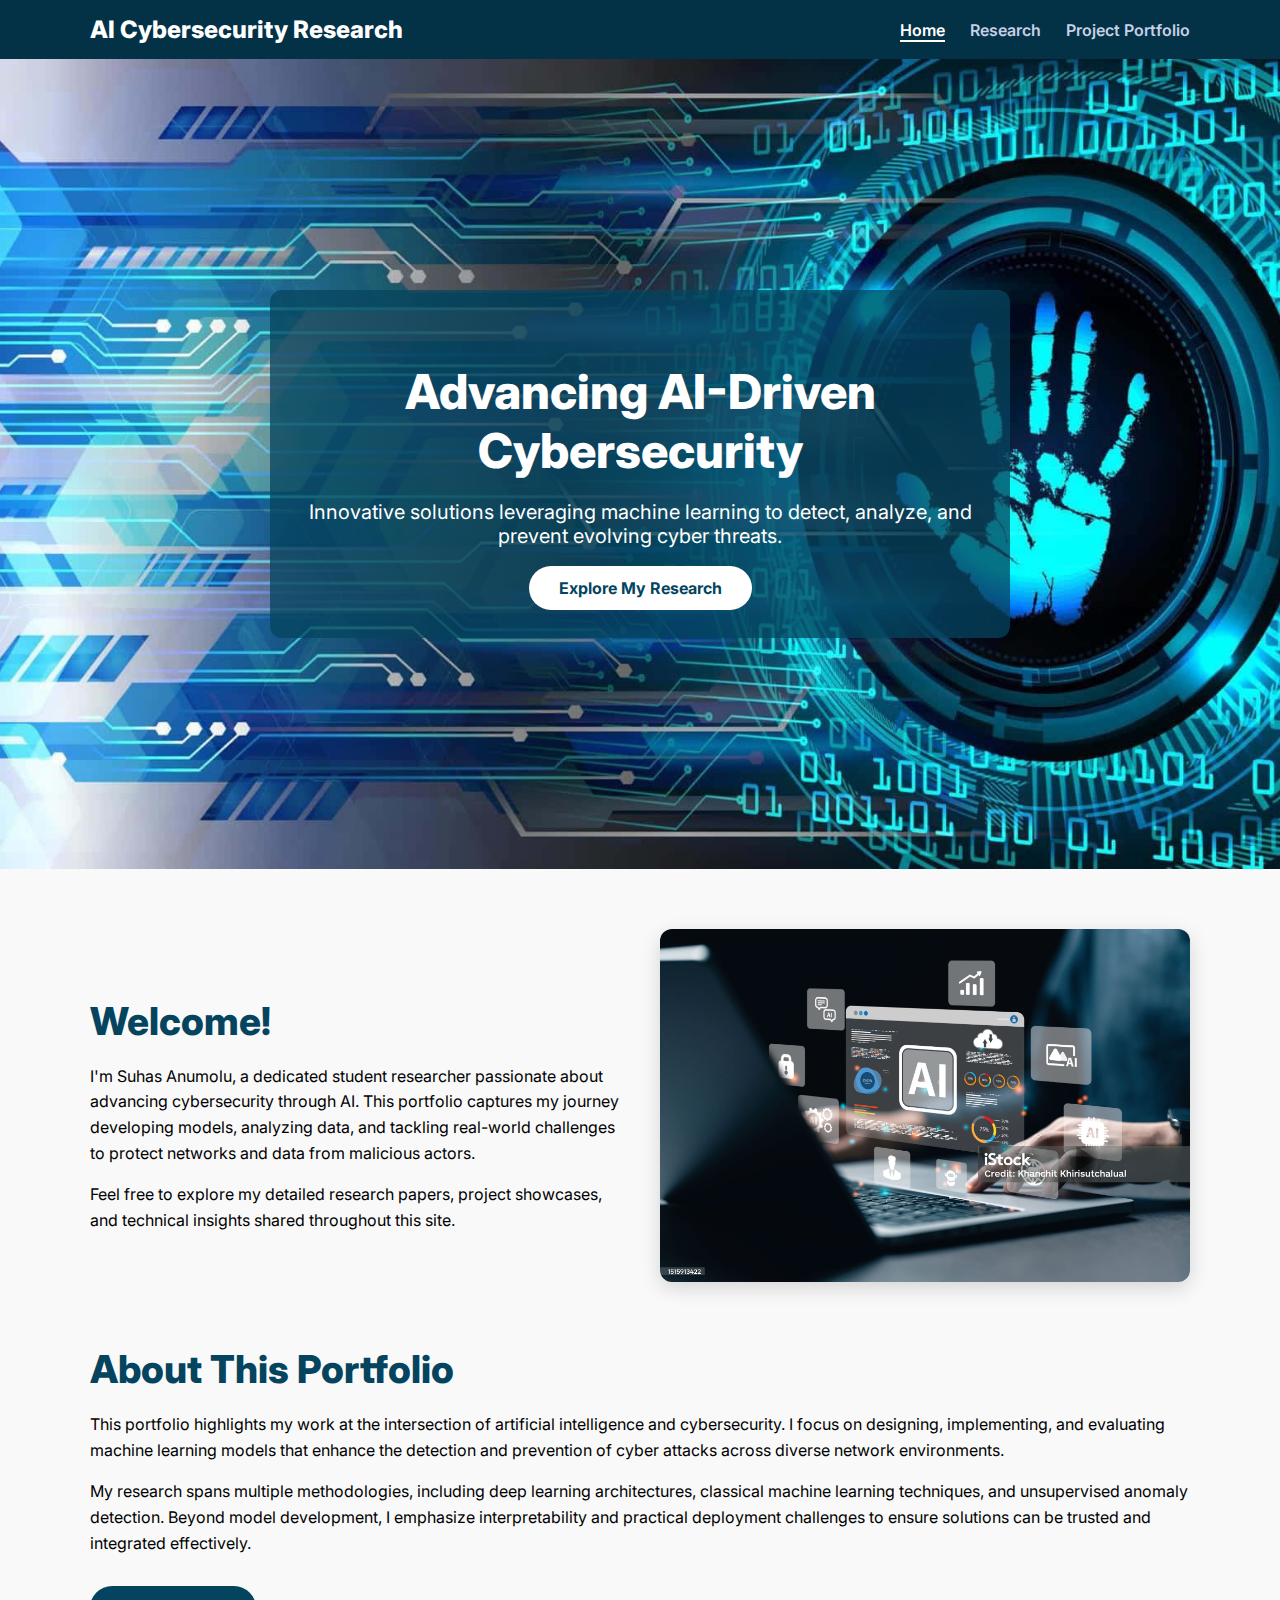
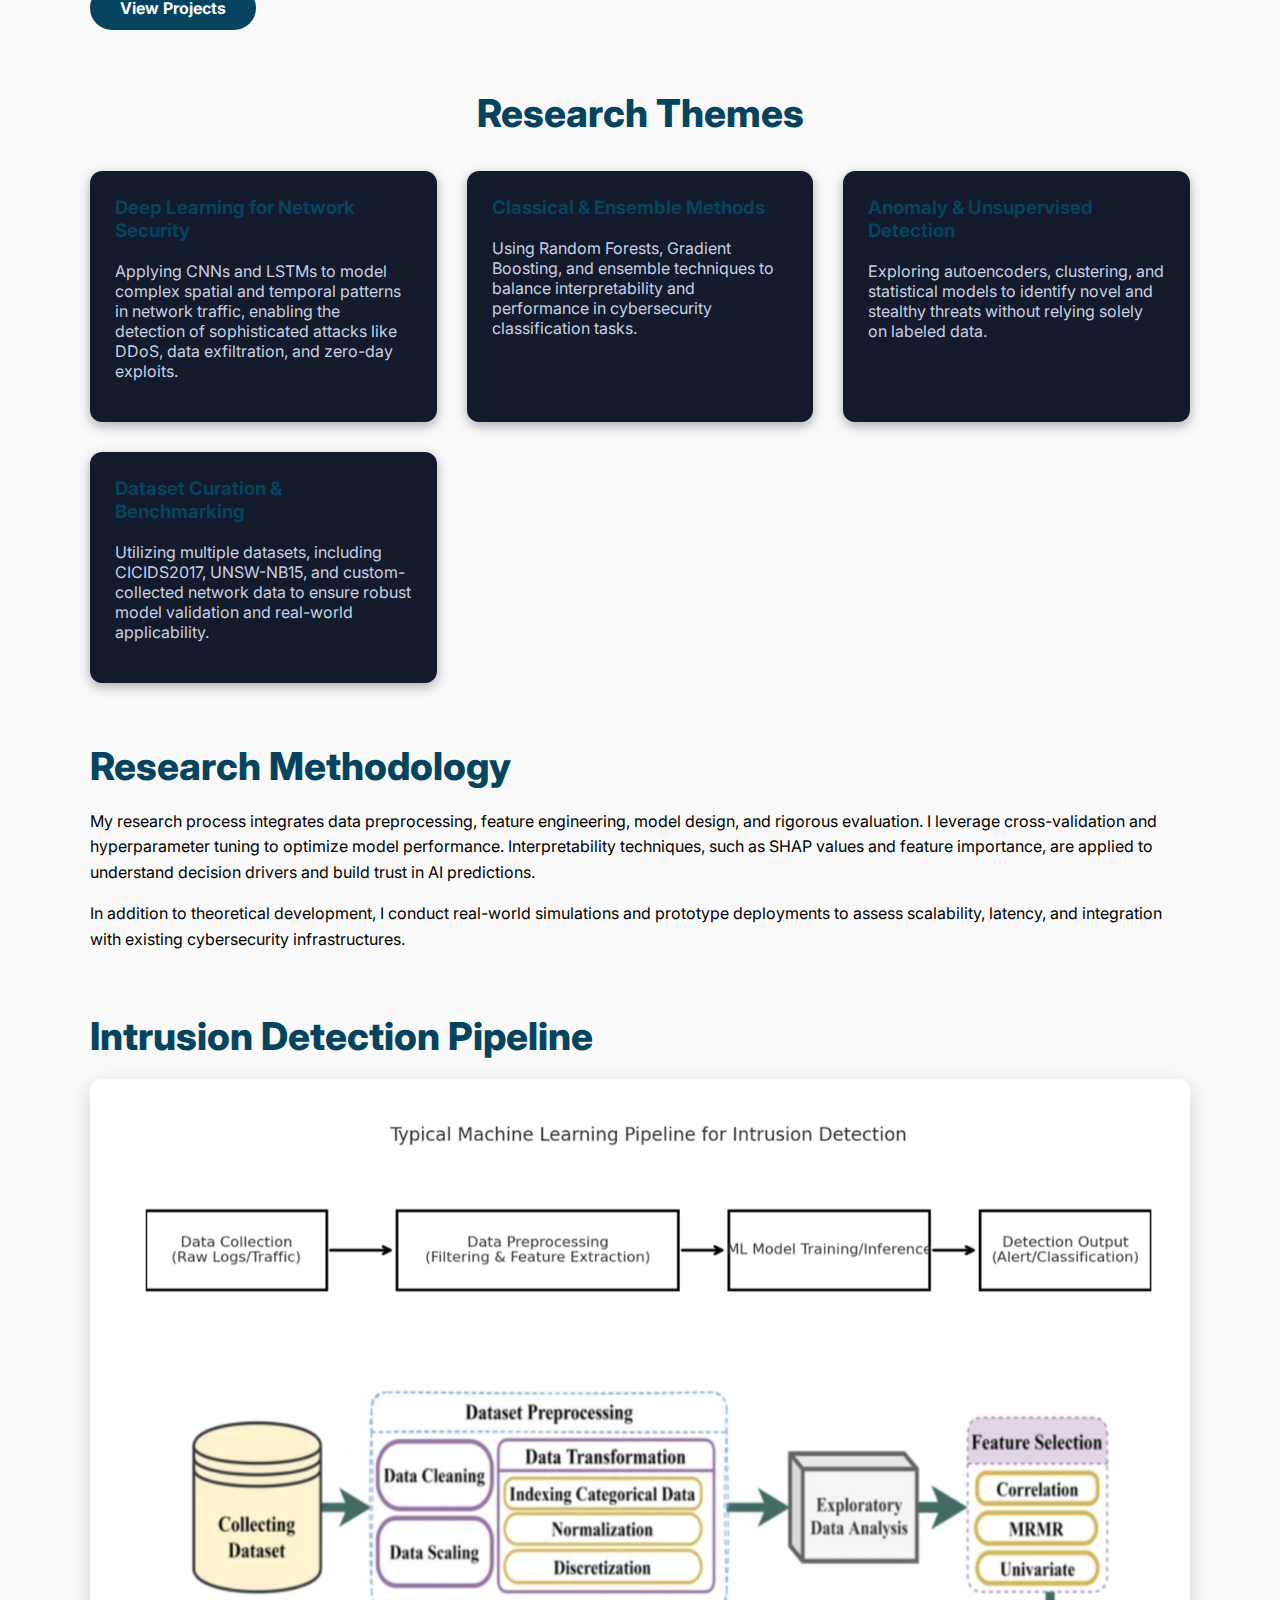
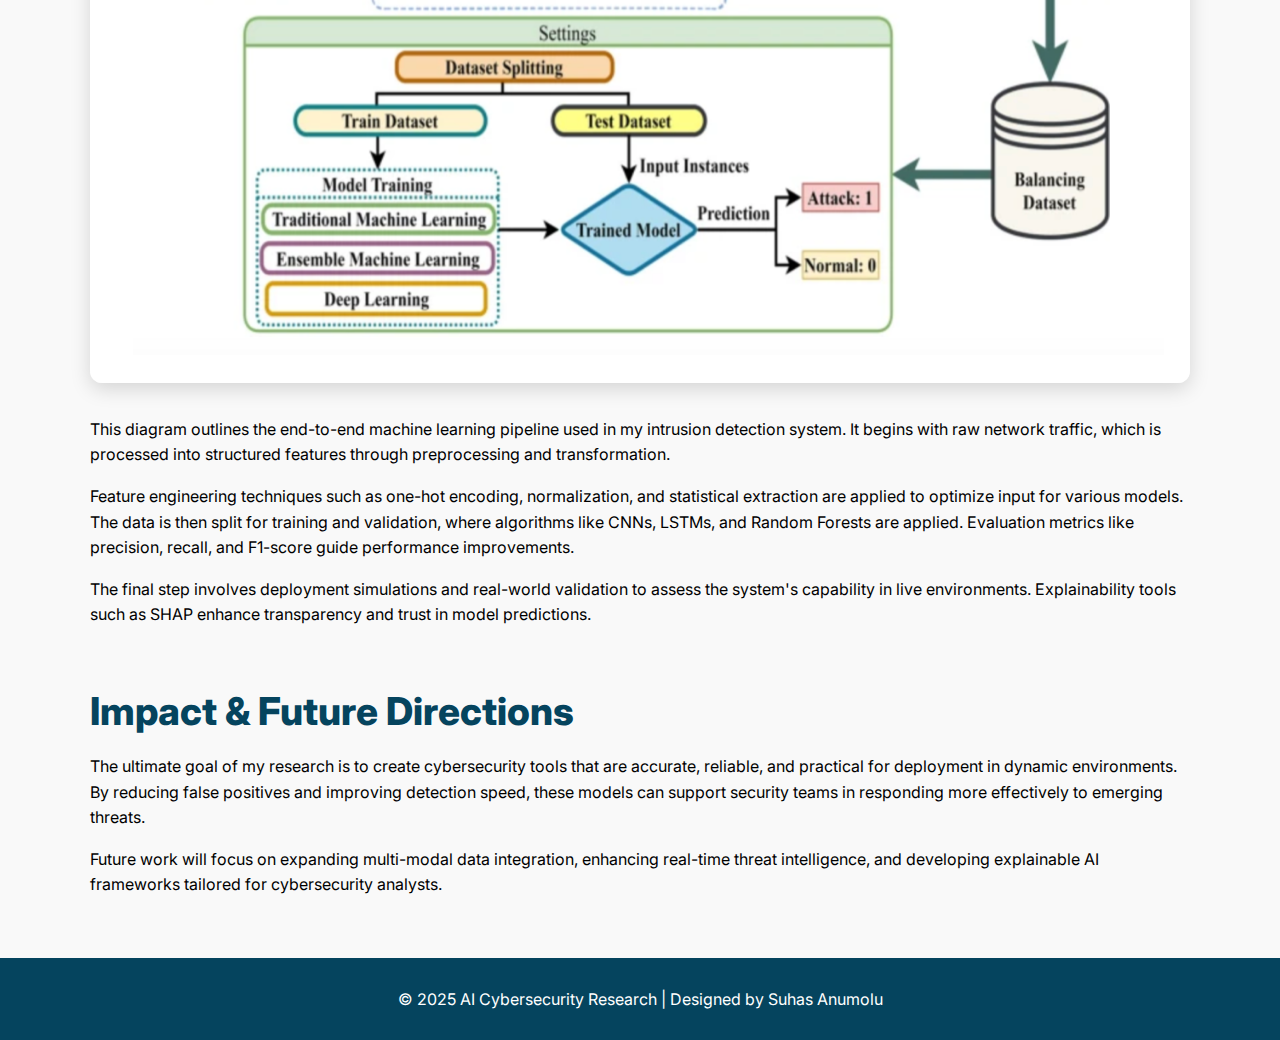
<file: index.html>
<!DOCTYPE html>
<html lang="en">
<head>
  <meta charset="UTF-8" />
  <meta name="viewport" content="width=device-width, initial-scale=1" />
  <title>AI in Cybersecurity - Research Portfolio</title>
  <link href="https://fonts.googleapis.com/css2?family=Inter:wght@400;600;800&display=swap" rel="stylesheet" />
</head>
<body style="font-family: 'Inter', sans-serif; background:#f9f9f9; color:#000; margin:0; padding:0;">

  <!-- Navigation Bar -->
  <header class="top-header" style="background:#033247; padding:15px 0; color:#fff;">
    <div class="container nav-container" style="max-width:1100px; margin:0 auto; display:flex; justify-content:space-between; align-items:center; padding: 0 20px;">
      <div class="logo" style="font-weight:800; font-size:1.5rem;">AI Cybersecurity Research</div>
      <nav>
        <ul class="nav-links" style="list-style:none; margin:0; padding:0; display:flex; gap:25px;">
          <li><a href="index.html" style="color:#fff; font-weight:600; text-decoration:none; border-bottom: 2px solid #fff;">Home</a></li>
          <li><a href="research.html" style="color:#c7d0e5; font-weight:600; text-decoration:none;">Research</a></li>
          <li><a href="project.html" style="color:#c7d0e5; font-weight:600; text-decoration:none;">Project Portfolio</a></li>
        </ul>
      </nav>
    </div>
  </header>

  <!-- Hero Section -->
  <section class="hero" id="home" style="background:url('back.jpg') no-repeat center center/cover; height:90vh; display:flex; align-items:center; justify-content:center; position:relative; text-align:center; color:#fff;">
    <div class="hero-overlay" style="background:rgba(5,68,94,0.75); padding: 40px 20px; border-radius: 12px; max-width:700px;">
      <h1 style="font-size:3rem; margin-bottom:20px; font-weight:800;">Advancing AI-Driven Cybersecurity</h1>
      <p style="font-size:1.25rem; margin-bottom:30px;">Innovative solutions leveraging machine learning to detect, analyze, and prevent evolving cyber threats.</p>
      <a href="research.html" style="background:#fff; color:#05445E; padding:12px 30px; border-radius:25px; font-weight:700; text-decoration:none; font-size:1rem; transition: background-color 0.3s ease;">Explore My Research</a>
    </div>
  </section>
 <!-- Introduction Section -->
 <section class="intro container" style="max-width:1100px; margin:60px auto; padding:0 20px; color:#000;">
    <div class="intro-content" style="display:flex; flex-wrap:wrap; gap:40px; align-items:center; justify-content:center;">
      <div class="intro-text" style="flex:1 1 350px; min-width:300px;">
        <h2 style="color:#05445E; font-weight:800; font-size:2.4rem; margin-bottom:20px;">Welcome!</h2>
        <p style="line-height:1.6; margin-bottom:15px;">I'm Suhas Anumolu, a dedicated student researcher passionate about advancing cybersecurity through AI. This portfolio captures my journey developing models, analyzing data, and tackling real-world challenges to protect networks and data from malicious actors.</p>
        <p style="line-height:1.6;">Feel free to explore my detailed research papers, project showcases, and technical insights shared throughout this site.</p>
      </div>
      <div class="intro-image" style="flex:1 1 350px; min-width:300px; text-align:center;">
        <img src="jd.jpg" alt="Cybersecurity Visual" style="max-width:100%; border-radius:12px; box-shadow: 0 6px 20px rgba(0,0,0,0.15);" />
      </div>
    </div>
  </section>
  <!-- About Section -->
  <section class="about container" style="max-width:1100px; margin:60px auto; padding:0 20px; color:#000;">
    <h2 style="color:#05445E; font-weight:800; font-size:2.4rem; margin-bottom:20px;">About This Portfolio</h2>
    <p style="line-height:1.6; margin-bottom:15px;">This portfolio highlights my work at the intersection of artificial intelligence and cybersecurity. I focus on designing, implementing, and evaluating machine learning models that enhance the detection and prevention of cyber attacks across diverse network environments.</p>
    <p style="line-height:1.6; margin-bottom:30px;">My research spans multiple methodologies, including deep learning architectures, classical machine learning techniques, and unsupervised anomaly detection. Beyond model development, I emphasize interpretability and practical deployment challenges to ensure solutions can be trusted and integrated effectively.</p>
    <a href="project.html" style="display:inline-block; background:#05445E; color:#fff; padding:12px 30px; border-radius:25px; font-weight:700; text-decoration:none; transition: background-color 0.3s ease;">View Projects</a>
  </section>

  <!-- Research Themes -->
  <section class="research-themes container" style="max-width:1100px; margin:60px auto; padding:0 20px; text-align:center; color:#000;">
    <h2 style="color:#05445E; font-weight:800; font-size:2.4rem; margin-bottom:35px;">Research Themes</h2>
    <div style="display:grid; grid-template-columns:repeat(auto-fit, minmax(280px,1fr)); gap:30px;">
      <div style="background:#121a2b; border-radius:12px; padding:25px; color:#c7d0e5; box-shadow:0 4px 12px rgba(0,0,0,0.3); text-align:left;">
        <h3 style="margin-top:0; color:#05445E;">Deep Learning for Network Security</h3>
        <p>Applying CNNs and LSTMs to model complex spatial and temporal patterns in network traffic, enabling the detection of sophisticated attacks like DDoS, data exfiltration, and zero-day exploits.</p>
      </div>
      <div style="background:#121a2b; border-radius:12px; padding:25px; color:#c7d0e5; box-shadow:0 4px 12px rgba(0,0,0,0.3); text-align:left;">
        <h3 style="margin-top:0; color:#05445E;">Classical & Ensemble Methods</h3>
        <p>Using Random Forests, Gradient Boosting, and ensemble techniques to balance interpretability and performance in cybersecurity classification tasks.</p>
      </div>
      <div style="background:#121a2b; border-radius:12px; padding:25px; color:#c7d0e5; box-shadow:0 4px 12px rgba(0,0,0,0.3); text-align:left;">
        <h3 style="margin-top:0; color:#05445E;">Anomaly & Unsupervised Detection</h3>
        <p>Exploring autoencoders, clustering, and statistical models to identify novel and stealthy threats without relying solely on labeled data.</p>
      </div>
      <div style="background:#121a2b; border-radius:12px; padding:25px; color:#c7d0e5; box-shadow:0 4px 12px rgba(0,0,0,0.3); text-align:left;">
        <h3 style="margin-top:0; color:#05445E;">Dataset Curation & Benchmarking</h3>
        <p>Utilizing multiple datasets, including CICIDS2017, UNSW-NB15, and custom-collected network data to ensure robust model validation and real-world applicability.</p>
      </div>
    </div>
  </section>

  <!-- Methodology -->
  <section class="methodology container" style="max-width:1100px; margin:60px auto; padding:0 20px; color:#000;">
    <h2 style="color:#05445E; font-weight:800; font-size:2.4rem; margin-bottom:20px;">Research Methodology</h2>
    <p style="line-height:1.6; margin-bottom:15px;">My research process integrates data preprocessing, feature engineering, model design, and rigorous evaluation. I leverage cross-validation and hyperparameter tuning to optimize model performance. Interpretability techniques, such as SHAP values and feature importance, are applied to understand decision drivers and build trust in AI predictions.</p>
    <p style="line-height:1.6; margin-bottom:30px;">In addition to theoretical development, I conduct real-world simulations and prototype deployments to assess scalability, latency, and integration with existing cybersecurity infrastructures.</p>
  </section>
  <!-- ML Pipeline Diagram -->
<section class="section container" style="max-width:1100px; margin:60px auto; padding:0 20px; color:#000;">
    <h2 style="color:#05445E; font-weight:800; font-size:2.4rem; margin-bottom:20px;">Intrusion Detection Pipeline</h2>
    <div style="text-align:center; margin-bottom:30px;">
      <img src="diagram.png" alt="ML Pipeline Diagram" style="max-width:100%; border-radius:12px; box-shadow:0 6px 20px rgba(0,0,0,0.15);" />
    </div>
    <p style="line-height:1.6; margin-bottom:15px;">
      This diagram outlines the end-to-end machine learning pipeline used in my intrusion detection system. It begins with raw network traffic, which is processed into structured features through preprocessing and transformation. 
    </p>
    <p style="line-height:1.6; margin-bottom:15px;">
      Feature engineering techniques such as one-hot encoding, normalization, and statistical extraction are applied to optimize input for various models. The data is then split for training and validation, where algorithms like CNNs, LSTMs, and Random Forests are applied. Evaluation metrics like precision, recall, and F1-score guide performance improvements.
    </p>
    <p style="line-height:1.6;">
      The final step involves deployment simulations and real-world validation to assess the system's capability in live environments. Explainability tools such as SHAP enhance transparency and trust in model predictions.
    </p>
  </section>
  

  <!-- Impact & Future Directions -->
  <section class="impact container" style="max-width:1100px; margin:60px auto; padding:0 20px; color:#000;">
    <h2 style="color:#05445E; font-weight:800; font-size:2.4rem; margin-bottom:20px;">Impact & Future Directions</h2>
    <p style="line-height:1.6; margin-bottom:15px;">The ultimate goal of my research is to create cybersecurity tools that are accurate, reliable, and practical for deployment in dynamic environments. By reducing false positives and improving detection speed, these models can support security teams in responding more effectively to emerging threats.</p>
    <p style="line-height:1.6; margin-bottom:30px;">Future work will focus on expanding multi-modal data integration, enhancing real-time threat intelligence, and developing explainable AI frameworks tailored for cybersecurity analysts.</p>
  </section>

  <!-- Footer -->
  <footer style="background:#05445E; color:#fff; text-align:center; padding:15px 0; margin-top:60px;">
    <div class="container" style="max-width:1100px; margin:0 auto; padding:0 20px;">
      <p>&copy; 2025 AI Cybersecurity Research | Designed by Suhas Anumolu</p>
    </div>
  </footer>

  

</body>
</html>
</file>
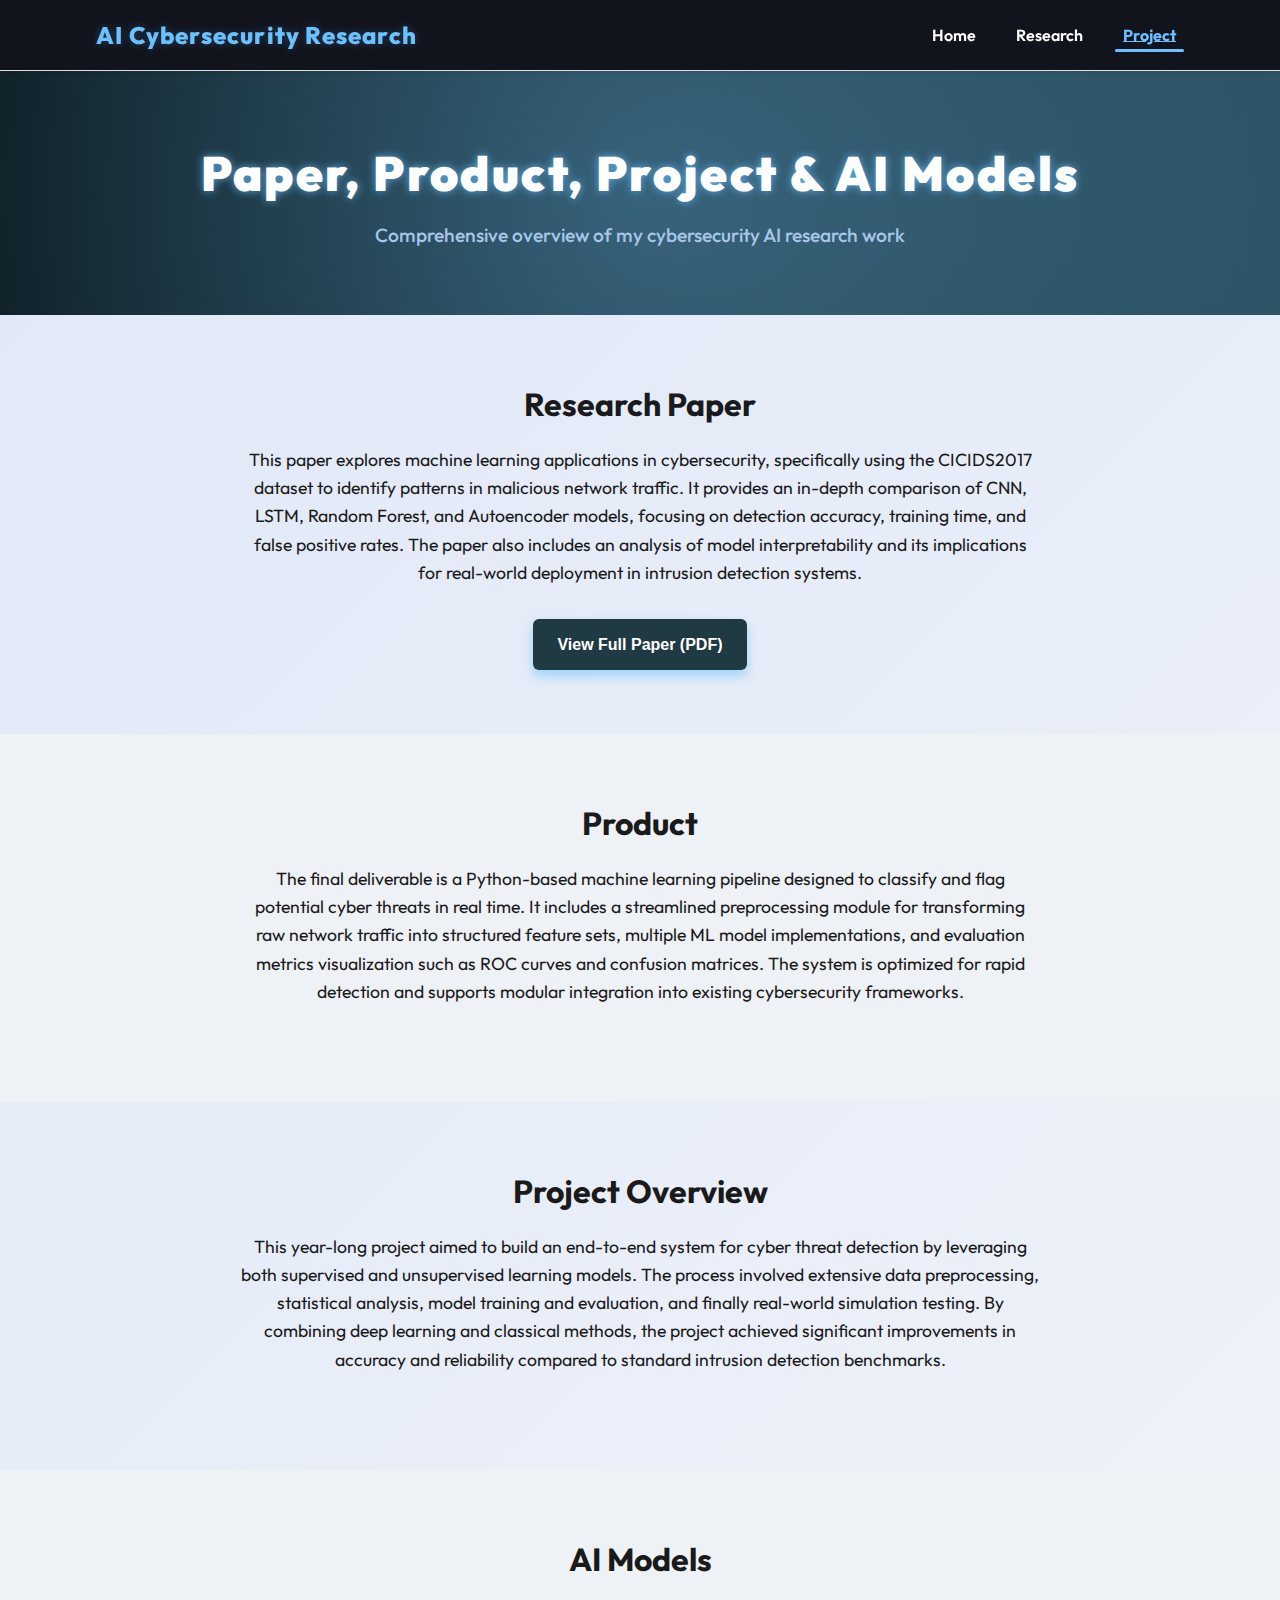
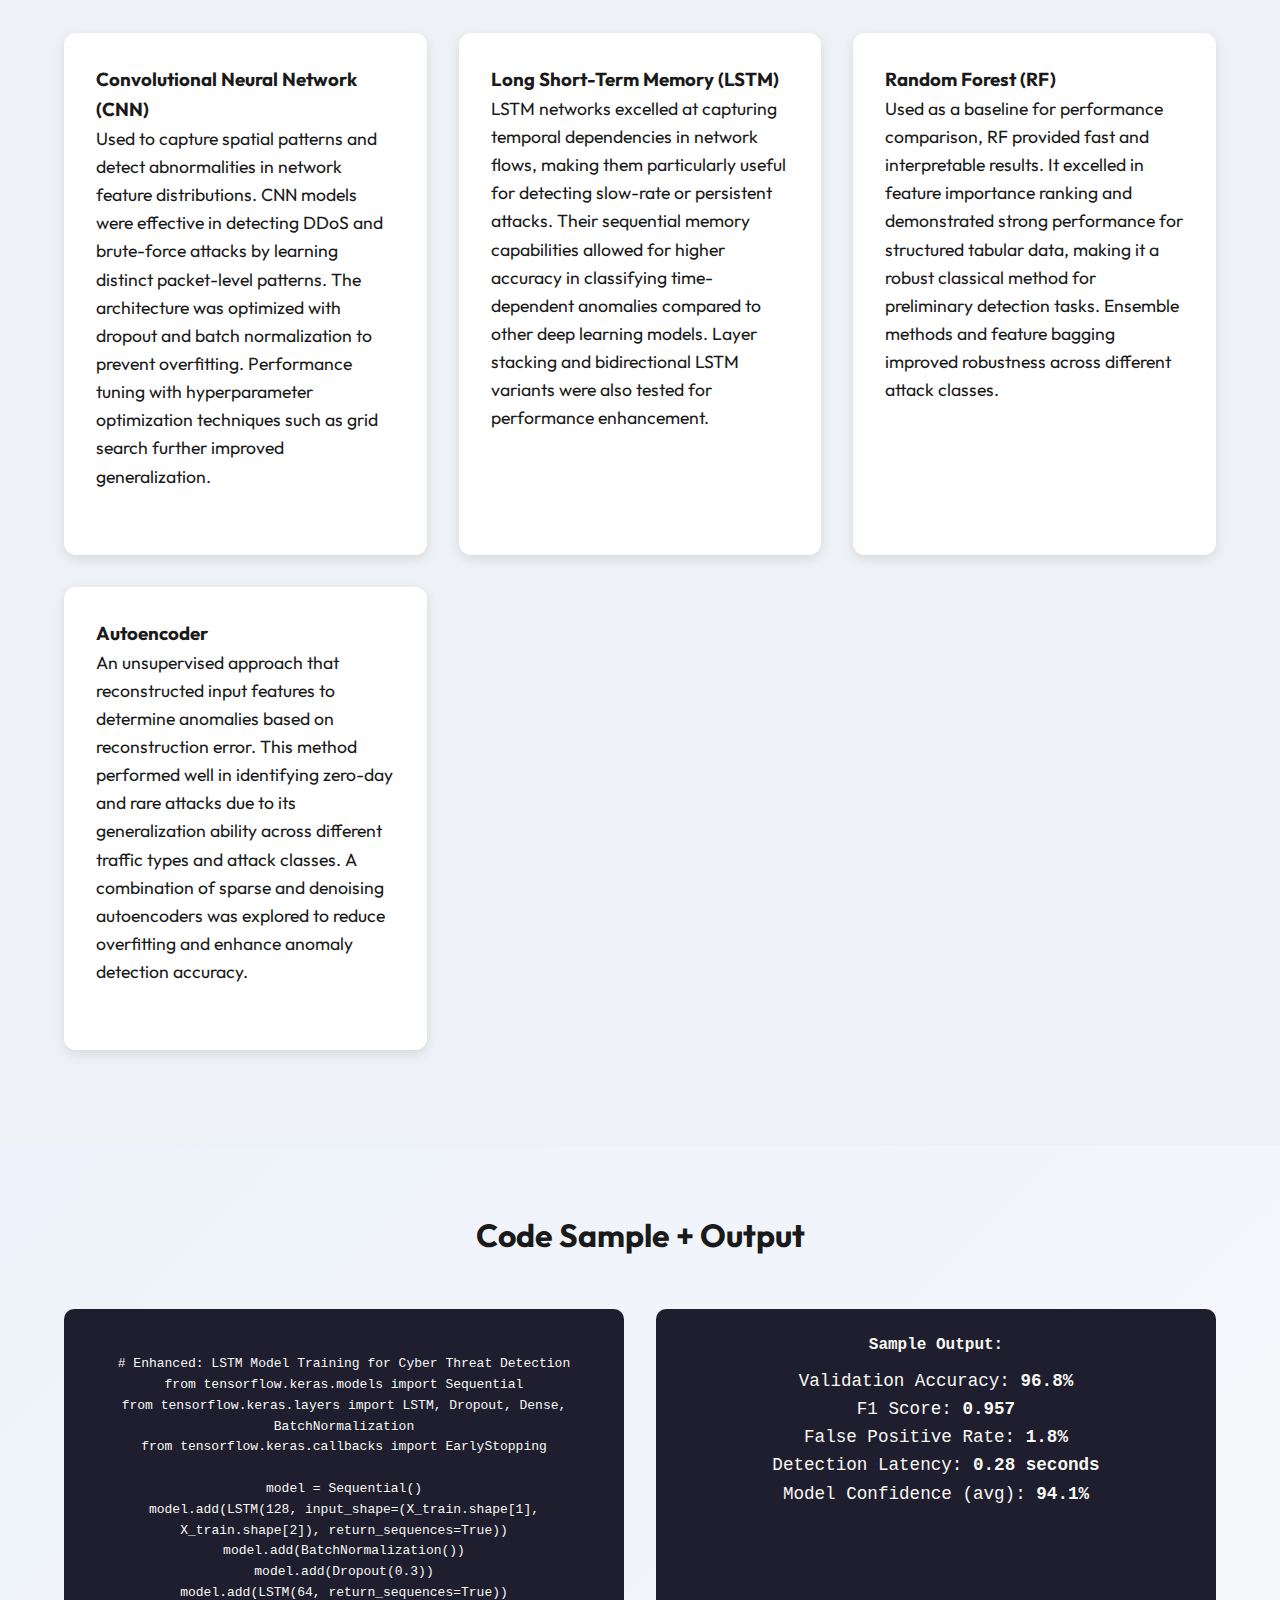
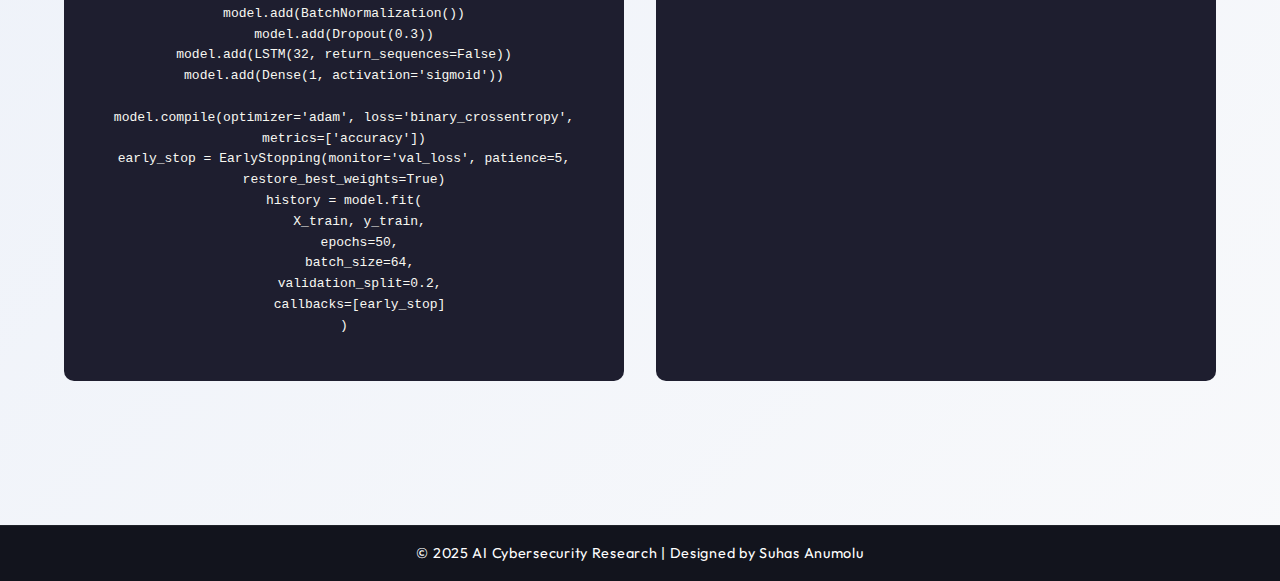
<file: project.html>
<!DOCTYPE html>
<html lang="en">
  <head>
    <meta charset="UTF-8" />
    <meta name="viewport" content="width=device-width, initial-scale=1.0" />
    <title>Project | Suhas Anumolu</title>
    <link rel="stylesheet" href="styles.css" />
    <link href="https://fonts.googleapis.com/css2?family=Outfit:wght@400;600;800&display=swap" rel="stylesheet" />
  </head>
  <body>
    <header class="top-header">
      <div class="container nav-container">
        <div class="logo">AI Cybersecurity Research</div>
        <ul class="nav-links">
          <li><a href="index.html">Home</a></li>
          <li><a href="research.html">Research</a></li>
          <li><a href="project.html" class="active">Project</a></li>
        </ul>
      </div>
    </header>

    <section class="page-title">
      <h1>Paper, Product, Project & AI Models</h1>
      <p>Comprehensive overview of my cybersecurity AI research work</p>
    </section>

    <section class="section">
      <h2>Research Paper</h2>
      <p>
        This paper explores machine learning applications in cybersecurity,
        specifically using the CICIDS2017 dataset to identify patterns in
        malicious network traffic. It provides an in-depth comparison of CNN,
        LSTM, Random Forest, and Autoencoder models, focusing on detection
        accuracy, training time, and false positive rates. The paper also
        includes an analysis of model interpretability and its implications for
        real-world deployment in intrusion detection systems.
      </p>
      <a href="AI_Cybersecurity_Paper (1).pages" class="btn">View Full Paper (PDF)</a>
    </section>

    <section class="section alt">
      <h2>Product</h2>
      <p>
        The final deliverable is a Python-based machine learning pipeline
        designed to classify and flag potential cyber threats in real time. It
        includes a streamlined preprocessing module for transforming raw network
        traffic into structured feature sets, multiple ML model implementations,
        and evaluation metrics visualization such as ROC curves and confusion
        matrices. The system is optimized for rapid detection and supports
        modular integration into existing cybersecurity frameworks.
      </p>
    </section>

    <section class="section">
      <h2>Project Overview</h2>
      <p>
        This year-long project aimed to build an end-to-end system for cyber
        threat detection by leveraging both supervised and unsupervised learning
        models. The process involved extensive data preprocessing, statistical
        analysis, model training and evaluation, and finally real-world
        simulation testing. By combining deep learning and classical methods,
        the project achieved significant improvements in accuracy and
        reliability compared to standard intrusion detection benchmarks.
      </p>
    </section>

    <section class="section alt">
      <h2>AI Models</h2>
      <div class="model-grid">
        <div class="model-card">
          <h3>Convolutional Neural Network (CNN)</h3>
          <p>
            Used to capture spatial patterns and detect abnormalities in network
            feature distributions. CNN models were effective in detecting DDoS
            and brute-force attacks by learning distinct packet-level patterns.
            The architecture was optimized with dropout and batch normalization
            to prevent overfitting. Performance tuning with hyperparameter
            optimization techniques such as grid search further improved
            generalization.
          </p>
        </div>
        <div class="model-card">
          <h3>Long Short-Term Memory (LSTM)</h3>
          <p>
            LSTM networks excelled at capturing temporal dependencies in network
            flows, making them particularly useful for detecting slow-rate or
            persistent attacks. Their sequential memory capabilities allowed
            for higher accuracy in classifying time-dependent anomalies compared
            to other deep learning models. Layer stacking and bidirectional LSTM
            variants were also tested for performance enhancement.
          </p>
        </div>
        <div class="model-card">
          <h3>Random Forest (RF)</h3>
          <p>
            Used as a baseline for performance comparison, RF provided fast and
            interpretable results. It excelled in feature importance ranking and
            demonstrated strong performance for structured tabular data, making
            it a robust classical method for preliminary detection tasks.
            Ensemble methods and feature bagging improved robustness across
            different attack classes.
          </p>
        </div>
        <div class="model-card">
          <h3>Autoencoder</h3>
          <p>
            An unsupervised approach that reconstructed input features to
            determine anomalies based on reconstruction error. This method
            performed well in identifying zero-day and rare attacks due to its
            generalization ability across different traffic types and attack
            classes. A combination of sparse and denoising autoencoders was
            explored to reduce overfitting and enhance anomaly detection
            accuracy.
          </p>
        </div>
      </div>
    </section>

    <section class="section">
      <h2>Code Sample + Output</h2>
      <div class="code-output">
        <div class="code-box">
          <pre><code class="language-python">
# Enhanced: LSTM Model Training for Cyber Threat Detection
from tensorflow.keras.models import Sequential
from tensorflow.keras.layers import LSTM, Dropout, Dense, BatchNormalization
from tensorflow.keras.callbacks import EarlyStopping

model = Sequential()
model.add(LSTM(128, input_shape=(X_train.shape[1], X_train.shape[2]), return_sequences=True))
model.add(BatchNormalization())
model.add(Dropout(0.3))
model.add(LSTM(64, return_sequences=True))
model.add(BatchNormalization())
model.add(Dropout(0.3))
model.add(LSTM(32, return_sequences=False))
model.add(Dense(1, activation='sigmoid'))

model.compile(optimizer='adam', loss='binary_crossentropy', metrics=['accuracy'])
early_stop = EarlyStopping(monitor='val_loss', patience=5, restore_best_weights=True)
history = model.fit(
    X_train, y_train,
    epochs=50,
    batch_size=64,
    validation_split=0.2,
    callbacks=[early_stop]
)
          </code></pre>
        </div>
        <div class="output-box">
          <h4>Sample Output:</h4>
          <p>
            Validation Accuracy: <strong>96.8%</strong><br />
            F1 Score: <strong>0.957</strong><br />
            False Positive Rate: <strong>1.8%</strong><br />
            Detection Latency: <strong>0.28 seconds</strong><br />
            Model Confidence (avg): <strong>94.1%</strong>
          </p>
        </div>
      </div>
    </section>

    <footer>
       <p>&copy; 2025 AI Cybersecurity Research | Designed by Suhas Anumolu</p>
    </footer>
  </body>
</html>
</file>
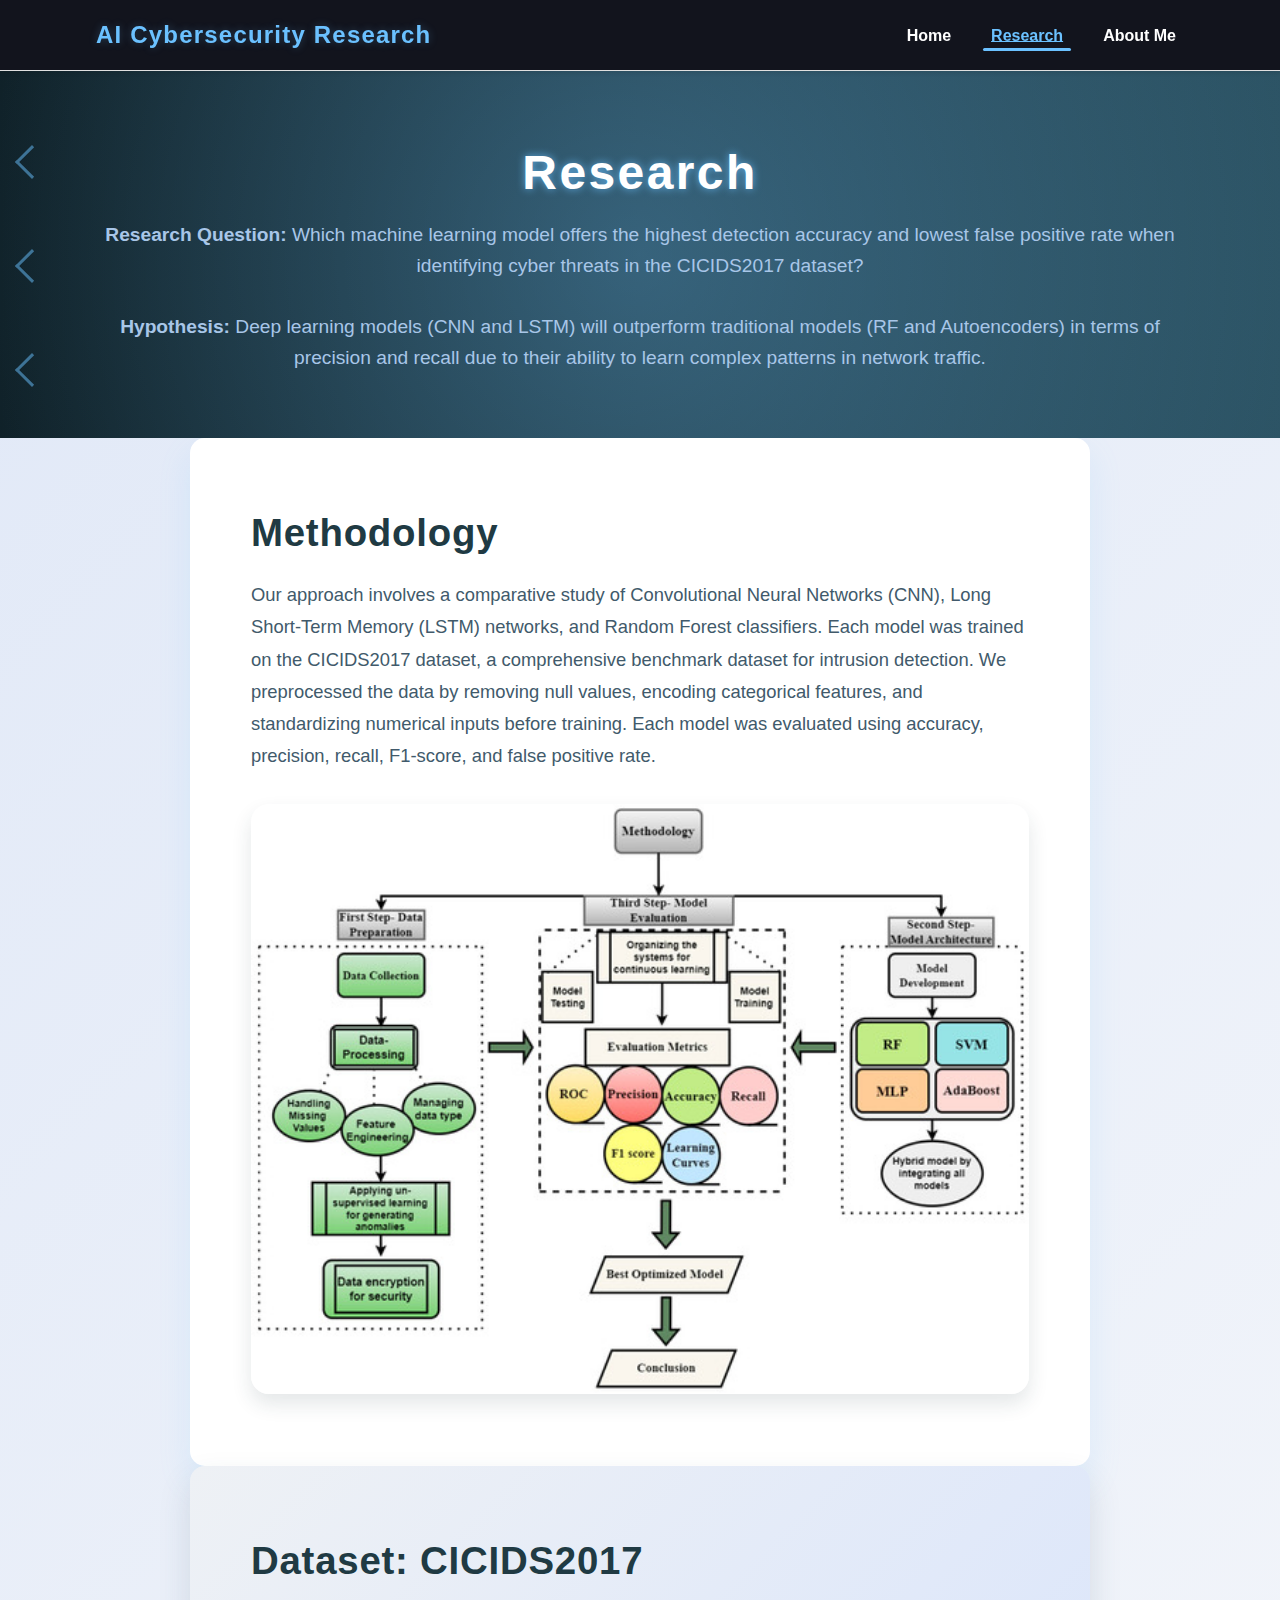
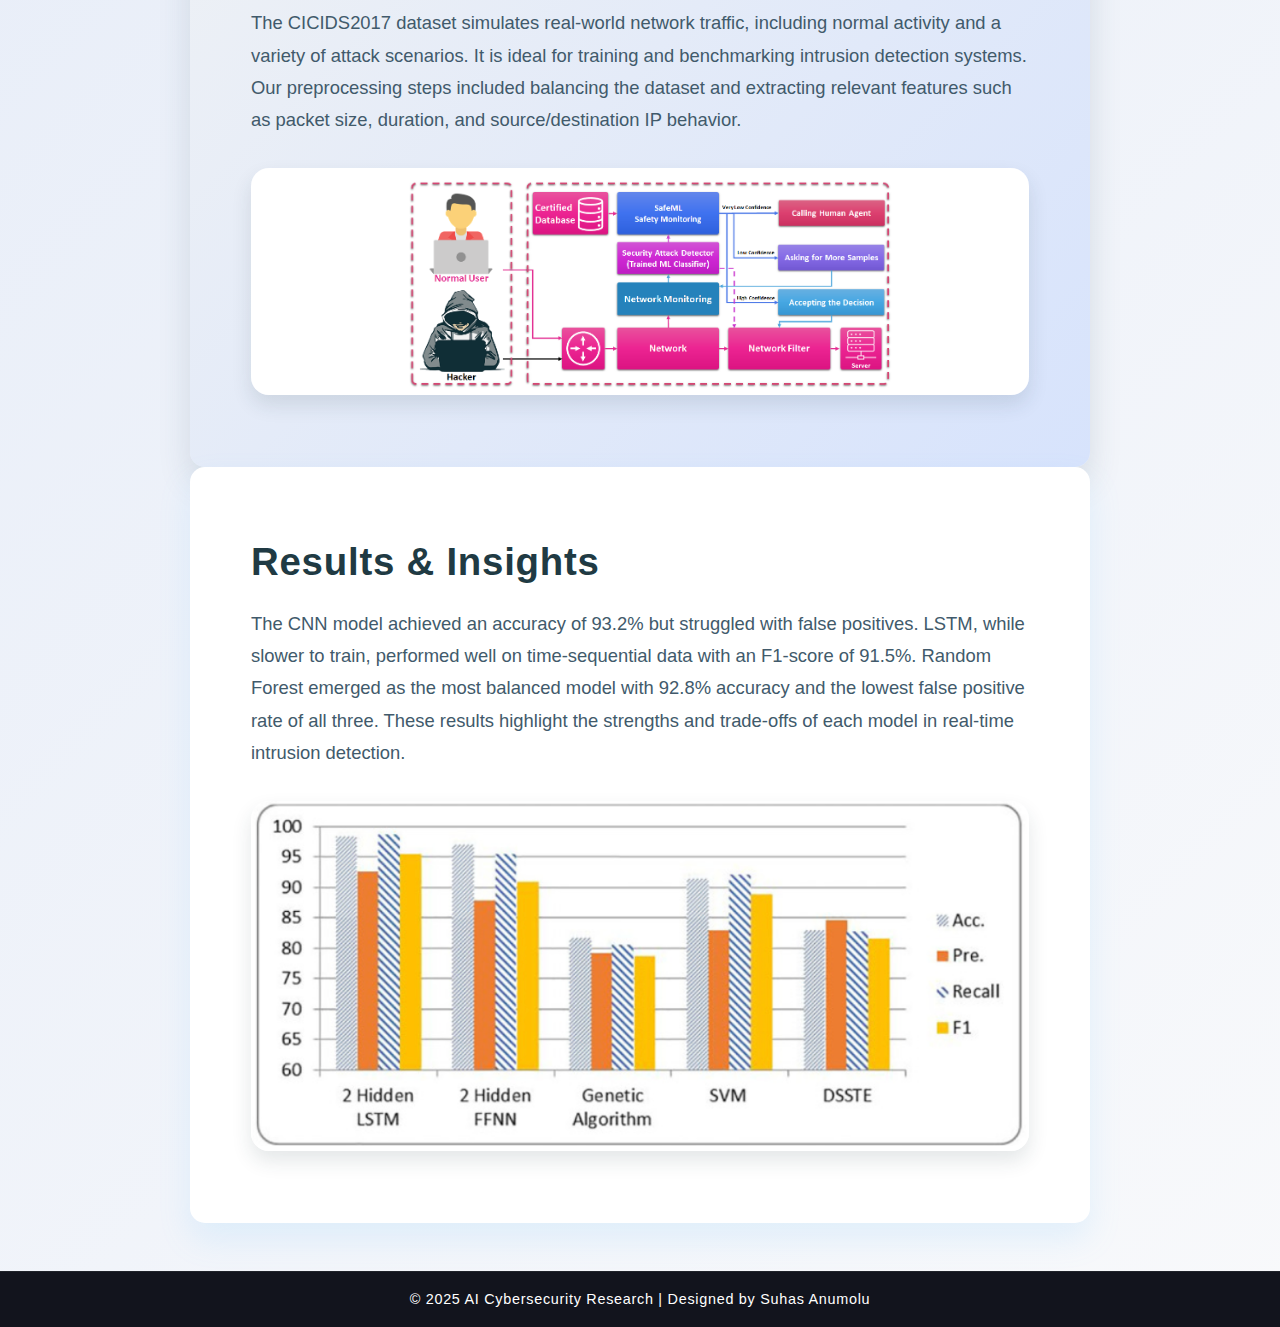
<file: research.html>
<!DOCTYPE html>
<html lang="en">

<head>
  <meta charset="UTF-8">
  <meta name="viewport" content="width=device-width, initial-scale=1.0">
  <title>Research | AI in Cybersecurity</title>
  <link rel="stylesheet" href="styles.css">
  <link href="https://fonts.googleapis.com/css2?family=Inter:wght@400;600;800&display=swap" rel="stylesheet">
</head>

<body>
    <div class="tier-indicators">
        <div class="arrow"></div>
        <div class="arrow"></div>
        <div class="arrow"></div>
        <!-- Add or remove arrows to match the number of research sections -->
      </div>
      
  <header class="top-header">
    <div class="container nav-container">
      <div class="logo">AI Cybersecurity Research</div>
      <nav>
        <ul class="nav-links">
          <li><a href="index.html">Home</a></li>
          <li><a href="research.html" class="active">Research</a></li>
          <li><a href="project.html">About Me</a></li>
        </ul>
      </nav>
    </div>
  </header>

  <section class="page-title">
    <div class="container">
      <h1>Research</h1>
      <p><b>Research Question:</b> Which machine learning model offers the highest detection accuracy and lowest false positive rate when identifying cyber threats in the CICIDS2017 dataset? <br> <br>
      <b> ​Hypothesis:</b> Deep learning models (CNN and LSTM) will outperform traditional models (RF and Autoencoders) in terms of precision and recall due to their ability to learn complex patterns in network traffic.</p>
    </div>
  </section>

  <section class="research-section">
    <div class="container">
      <h2>Methodology</h2>
      <p>Our approach involves a comparative study of Convolutional Neural Networks (CNN), Long Short-Term Memory (LSTM) networks, and Random Forest classifiers. Each model was trained on the CICIDS2017 dataset, a comprehensive benchmark dataset for intrusion detection. We preprocessed the data by removing null values, encoding categorical features, and standardizing numerical inputs before training. Each model was evaluated using accuracy, precision, recall, F1-score, and false positive rate.</p>
      <img src="methodologu.jpg" alt="Methodology Illustration">
    </div>
  </section>

  <section class="research-section alt">
    <div class="container">
      <h2>Dataset: CICIDS2017</h2>
      <p>The CICIDS2017 dataset simulates real-world network traffic, including normal activity and a variety of attack scenarios. It is ideal for training and benchmarking intrusion detection systems. Our preprocessing steps included balancing the dataset and extracting relevant features such as packet size, duration, and source/destination IP behavior.</p>
      <img src="CICID.png" alt="Dataset Diagram">
    </div>
  </section>

  <section class="research-section">
    <div class="container">
      <h2>Results & Insights</h2>
      <p>The CNN model achieved an accuracy of 93.2% but struggled with false positives. LSTM, while slower to train, performed well on time-sequential data with an F1-score of 91.5%. Random Forest emerged as the most balanced model with 92.8% accuracy and the lowest false positive rate of all three. These results highlight the strengths and trade-offs of each model in real-time intrusion detection.</p>
      <img src="results.png" alt="Results Graph">
    </div>
  </section>

  <footer>
    <div class="container">
       <p>&copy; 2025 AI Cybersecurity Research | Designed by Suhas Anumolu</p>
    </div>
  </footer>
</body>

</html>
</file>
<file: styles.css>
/* Base Styles */
* {
  margin: 0;
  padding: 0;
  box-sizing: border-box;
}

body {
  font-family: 'Inter', sans-serif;
  line-height: 1.6;
  color: #1a1a1a;
  background-color: #fff;
}

a {
  text-decoration: none;
  color: inherit;
}

/* Navbar */
.top-header {
  background-color: white;
  border-bottom: 1px solid #e0e0e0;
  padding: 1rem 0;
}

.nav-container {
  max-width: 1200px;
  margin: auto;
  display: flex;
  justify-content: space-between;
  align-items: center;
  padding: 0 2rem;
}

.logo {
  font-weight: 800;
  font-size: 1.5rem;
  color: #05445E;
}

.nav-links {
  display: flex;
  list-style: none;
  gap: 2rem;
}

.nav-links li a {
  color: #05445E;
  font-weight: 600;
  transition: color 0.3s;
}

.nav-links li a:hover {
  color: #189AB4;
}

/* Hero Section */
.hero {
    background: url('back.jpg') no-repeat center center/cover;
    height: 90vh;
    display: flex;
    align-items: center;
    justify-content: center;
    position: relative;
    text-align: center;
    color: white;
    filter: none;
  }
  

.hero-overlay {
  background: rgba(0, 0, 0, 0.6);
  padding: 2rem;
  width: 100%;
  height: 100%;
  display: flex;
  flex-direction: column;
  justify-content: center;
  align-items: center;
}

.hero-overlay h1 {
  font-size: 3rem;
  margin-bottom: 1rem;
}

.hero-overlay p {
  font-size: 1.2rem;
  margin-bottom: 2rem;
}

.cta-button {
  background-color: #189AB4;
  color: white;
  padding: 0.8rem 1.5rem;
  border-radius: 5px;
  font-weight: 600;
  transition: background-color 0.3s;
}

.cta-button:hover {
  background-color: #05445E;
}

/* Intro Section */
.intro {
  padding: 4rem 2rem;
  background-color: #f8f9fa;
}

.intro-content {
  display: flex;
  max-width: 1200px;
  margin: auto;
  align-items: center;
  gap: 3rem;
  flex-wrap: wrap;
}

.intro-text {
  flex: 1;
}

.intro-text h2 {
  font-size: 2rem;
  color: #05445E;
  margin-bottom: 1rem;
}

.intro-image {
  flex: 1;
}

.intro-image img {
  max-width: 100%;
  border-radius: 10px;
  box-shadow: 0 10px 30px rgba(0, 0, 0, 0.1);
}

/* Footer */
footer {
  background-color: #05445E;
  color: white;
  text-align: center;
  padding: 1.5rem 0;
  margin-top: 3rem;
}
/* Highlights Section */
.highlights {
    background-color: #ffffff;
    padding: 4rem 2rem;
    text-align: center;
  }
  
  .highlights-content {
    max-width: 1200px;
    margin: auto;
    display: flex;
    gap: 2rem;
    justify-content: space-between;
    flex-wrap: wrap;
  }
  
  .highlight {
    flex: 1;
    min-width: 250px;
    background-color: #f5f7fa;
    border-radius: 10px;
    padding: 2rem;
    box-shadow: 0 4px 10px rgba(0, 0, 0, 0.05);
    transition: transform 0.3s, box-shadow 0.3s;
  }
  
  .highlight:hover {
    transform: translateY(-5px);
    box-shadow: 0 6px 15px rgba(0, 0, 0, 0.1);
  }
  
  .highlight img {
    width: 70px;
    height: 70px;
    object-fit: cover;
    margin-bottom: 1rem;
    border-radius: 50%;
  }
  
  .highlight h3 {
    color: #05445E;
    margin-bottom: 0.5rem;
    font-size: 1.25rem;
  }
  
  .highlight p {
    font-size: 0.95rem;
    color: #333;
  }
/* General Styles */
body {
    margin: 0;
    font-family: 'Inter', sans-serif;
    background-color: #f8f9fb;
    color: #1a1a1a;
  }
  
  .container {
    width: 90%;
    max-width: 1200px;
    margin: 0 auto;
  }
  
  /* Header */
  .top-header {
    background-color: #12141d;
    color: white;
    padding: 1rem 0;
    box-shadow: 0 2px 4px rgba(0,0,0,0.1);
  }
  
  .nav-container {
    display: flex;
    justify-content: space-between;
    align-items: center;
  }
  
  .logo {
    font-size: 1.5rem;
    font-weight: 800;
  }
  
  .nav-links {
    list-style: none;
    display: flex;
    gap: 1.5rem;
    margin: 0;
    padding: 0;
  }
  
  .nav-links li a {
    color: white;
    text-decoration: none;
    font-weight: 600;
  }
  
  .nav-links li a.active,
  .nav-links li a:hover {
    text-decoration: underline;
    color: #6bc1ff;
  }
  
  /* Page Title */
  .page-title {
    background: linear-gradient(to right, #0f2027, #203a43, #2c5364);
    color: white;
    padding: 4rem 0;
    text-align: center;
  }
  
  .page-title h1 {
    margin: 0;
    font-size: 3rem;
  }
  
  .page-title p {
    font-size: 1.2rem;
    margin-top: 0.5rem;
  }
  
  /* Research Sections */
  .research-section {
    padding: 4rem 0;
  }
  
  .research-section.alt {
    background-color: #eef1f5;
  }
  
  .research-section h2 {
    font-size: 2rem;
    margin-bottom: 1rem;
  }
  
  .research-section p {
    font-size: 1.1rem;
    line-height: 1.6;
    max-width: 800px;
    margin-bottom: 2rem;
  }
  
  .research-section img {
    width: 100%;
    border-radius: 12px;
    box-shadow: 0 4px 8px rgba(0,0,0,0.1);
  }
  
  /* Footer */
  footer {
    background-color: #12141d;
    color: white;
    text-align: center;
    padding: 1rem 0;
    font-size: 0.9rem;
  }
  /* General Styles */
body {
    margin: 0;
    font-family: 'Inter', sans-serif;
    background: linear-gradient(135deg, #e0e8f7, #f8f9fb);
    color: #1a1a1a;
    scroll-behavior: smooth;
  }
  
  .container {
    width: 90%;
    max-width: 1200px;
    margin: 0 auto;
    padding: 0 1rem;
  }
  
  /* Header */
  .top-header {
    background-color: #12141d;
    color: white;
    padding: 1rem 0;
    box-shadow: 0 4px 8px rgba(0,0,0,0.15);
    position: sticky;
    top: 0;
    z-index: 999;
    transition: background-color 0.3s ease;
  }
  
  .top-header.scrolled {
    background-color: #0d0e13;
    box-shadow: 0 6px 12px rgba(0,0,0,0.3);
  }
  
  .nav-container {
    display: flex;
    justify-content: space-between;
    align-items: center;
  }
  
  .logo {
    font-size: 1.8rem;
    font-weight: 900;
    letter-spacing: 0.05em;
    color: #6bc1ff;
    cursor: default;
    user-select: none;
    text-shadow: 0 0 8px #6bc1ff44;
  }
  
  .nav-links {
    list-style: none;
    display: flex;
    gap: 2rem;
    margin: 0;
    padding: 0;
  }
  
  .nav-links li a {
    color: white;
    text-decoration: none;
    font-weight: 600;
    padding: 0.3rem 0.5rem;
    border-radius: 6px;
    transition: all 0.3s ease;
    position: relative;
  }
  
  .nav-links li a::after {
    content: "";
    position: absolute;
    left: 50%;
    bottom: -3px;
    width: 0;
    height: 3px;
    background: #6bc1ff;
    transition: width 0.3s ease, left 0.3s ease;
    border-radius: 2px;
  }
  
  .nav-links li a:hover::after,
  .nav-links li a.active::after {
    width: 100%;
    left: 0;
  }
  
  .nav-links li a:hover,
  .nav-links li a.active {
    color: #6bc1ff;
    font-weight: 700;
  }
  
  /* Page Title */
  .page-title {
    background: linear-gradient(135deg, #0f2027, #203a43, #2c5364);
    color: white;
    padding: 5rem 1rem 6rem;
    text-align: center;
    position: relative;
    overflow: hidden;
  }
  
  .page-title::before {
    content: "";
    position: absolute;
    top: 0;
    left: -25%;
    width: 150%;
    height: 100%;
    background: radial-gradient(circle at center, rgba(107,193,255,0.3), transparent 70%);
    animation: pulseLight 6s ease-in-out infinite;
    z-index: 0;
  }
  
  @keyframes pulseLight {
    0%, 100% {
      transform: translateX(0);
      opacity: 0.6;
    }
    50% {
      transform: translateX(30%);
      opacity: 1;
    }
  }
  
  .page-title h1 {
    margin: 0;
    font-size: 3.8rem;
    font-weight: 900;
    position: relative;
    z-index: 1;
    letter-spacing: 0.05em;
    text-shadow: 0 0 8px #6bc1ffcc;
  }
  
  .page-title p {
    font-size: 1.3rem;
    margin-top: 1rem;
    position: relative;
    z-index: 1;
    font-weight: 500;
    color: #a8c6e8;
  }
  
  /* Research Sections */
  .research-section {
    padding: 4rem 0;
    max-width: 900px;
    margin: 0 auto;
    background: white;
    border-radius: 15px;
    box-shadow: 0 16px 32px rgba(107, 193, 255, 0.15);
    transition: box-shadow 0.3s ease;
  }
  
  .research-section:hover {
    box-shadow: 0 24px 48px rgba(107, 193, 255, 0.3);
  }
  
  .research-section.alt {
    background: linear-gradient(135deg, #eef1f5, #d7e3fc);
    box-shadow: 0 16px 32px rgba(44, 83, 100, 0.15);
  }
  
  .research-section h2 {
    font-size: 2.4rem;
    margin-bottom: 1rem;
    color: #203a43;
    letter-spacing: 0.02em;
  }
  
  .research-section p {
    font-size: 1.15rem;
    line-height: 1.75;
    max-width: 100%;
    margin-bottom: 2rem;
    color: #415a6b;
  }
  
  .research-section img {
    width: 100%;
    border-radius: 18px;
    box-shadow: 0 10px 20px rgba(32, 58, 67, 0.12);
    transition: transform 0.3s ease;
    cursor: pointer;
  }
  
  .research-section img:hover {
    transform: scale(1.03);
    box-shadow: 0 16px 32px rgba(32, 58, 67, 0.3);
  }
  
  /* Footer */
  footer {
    background-color: #12141d;
    color: white;
    text-align: center;
    padding: 1.2rem 1rem;
    font-size: 0.9rem;
    letter-spacing: 0.05em;
    user-select: none;
    border-top: 1px solid #20232a;
  }
  
  /* Utility */
  button, .btn {
    background: #6bc1ff;
    border: none;
    border-radius: 8px;
    padding: 0.75rem 1.5rem;
    color: white;
    font-weight: 700;
    cursor: pointer;
    box-shadow: 0 6px 12px rgba(107, 193, 255, 0.6);
    transition: background-color 0.3s ease, box-shadow 0.3s ease;
    font-family: 'Inter', sans-serif;
  }
  
  button:hover, .btn:hover {
    background-color: #4aa7e6;
    box-shadow: 0 8px 20px rgba(74, 167, 230, 0.8);
  }
  
  /* Responsive tweaks */
  @media (max-width: 600px) {
    .nav-links {
      gap: 1rem;
    }
  
    .page-title h1 {
      font-size: 2.6rem;
    }
  
    .research-section {
      padding: 2.5rem 1.5rem;
    }
  }

.tier-indicators {
    position: fixed;
    top: 150px; 
    left: 20px;
    display: flex;
    flex-direction: column;
    gap: 5rem; 
    z-index: 10;
  }
  
  /* The arrow style */
  .tier-indicators .arrow {
    width: 24px;
    height: 24px;
    border-left: 3px solid #6bc1ff;
    border-bottom: 3px solid #6bc1ff;
    transform: rotate(45deg);
    opacity: 0.5;
    transition: opacity 0.3s ease;
    cursor: default;
  }
  
  .tier-indicators .arrow:hover {
    opacity: 1;
    border-left-color: #4aa7e6;
    border-bottom-color: #4aa7e6;
  }
  .methodology {
    padding: 4rem 0;
    background-color: #f4f6f9;
    text-align: center;
  }
  
  .methodology h2 {
    font-size: 2.5rem;
    margin-bottom: 2rem;
  }
  
  .methodology-grid {
    display: grid;
    grid-template-columns: repeat(auto-fit, minmax(280px, 1fr));
    gap: 2rem;
    max-width: 1000px;
    margin: 0 auto;
    padding: 0 1rem;
  }
  
  .method-card {
    background-color: white;
    padding: 2rem;
    border-radius: 16px;
    box-shadow: 0 8px 24px rgba(0, 0, 0, 0.06);
    transition: transform 0.3s ease;
    text-align: left;
  }
  
  .method-card:hover {
    transform: translateY(-5px);
  }
  
  .method-card h3 {
    font-size: 1.4rem;
    margin-bottom: 1rem;
    color: #203a43;
  }
  
  .method-card p {
    font-size: 1rem;
    line-height: 1.6;
    color: #333;
  }
body {
  margin: 0;
  font-family: 'Outfit', sans-serif;
  background-color: #f8f9fb;
  color: #1a1a1a;
}

.container {
  width: 90%;
  max-width: 1200px;
  margin: 0 auto;
}

.top-header {
  background-color: #12141d;
  color: white;
  padding: 1rem 0;
  box-shadow: 0 2px 4px rgba(0,0,0,0.1);
}

.nav-container {
  display: flex;
  justify-content: space-between;
  align-items: center;
  padding: 0 2rem;
}

.logo {
  font-size: 1.5rem;
  font-weight: 800;
}

.nav-links {
  list-style: none;
  display: flex;
  gap: 1.5rem;
  margin: 0;
  padding: 0;
}

.nav-links li a {
  color: white;
  text-decoration: none;
  font-weight: 600;
}

.nav-links li a.active,
.nav-links li a:hover {
  text-decoration: underline;
  color: #6bc1ff;
}

.page-title {
  background: linear-gradient(to right, #0f2027, #203a43, #2c5364);
  color: white;
  padding: 4rem 0;
  text-align: center;
}

.page-title h1 {
  margin: 0;
  font-size: 3rem;
}

.page-title p {
  font-size: 1.2rem;
  margin-top: 0.5rem;
}

.section {
  padding: 4rem 2rem;
  text-align: center;
}

.section.alt {
  background-color: #eef1f5;
}

.section h2 {
  font-size: 2rem;
  margin-bottom: 1rem;
}

.section p {
  font-size: 1.1rem;
  max-width: 800px;
  margin: 0 auto 2rem auto;
  line-height: 1.6;
}

.btn {
  display: inline-block;
  padding: 0.8rem 1.5rem;
  background-color: #203a43;
  color: white;
  font-weight: 600;
  border-radius: 6px;
  text-decoration: none;
  transition: background 0.3s ease;
}

.btn:hover {
  background-color: #2c5364;
}

.model-grid {
  display: grid;
  grid-template-columns: repeat(auto-fit, minmax(280px, 1fr));
  gap: 2rem;
  padding: 2rem;
}

.model-card {
  background-color: white;
  border-radius: 12px;
  box-shadow: 0 4px 12px rgba(0,0,0,0.1);
  padding: 2rem;
  text-align: left;
}

.code-output {
  display: flex;
  flex-wrap: wrap;
  justify-content: center;
  gap: 2rem;
  padding: 2rem;
}

.code-box, .output-box {
  flex: 1 1 450px;
  background-color: #1e1e2f;
  color: #f8f8f2;
  padding: 1.5rem;
  border-radius: 10px;
  font-family: 'Courier New', Courier, monospace;
}

.code-box pre {
  overflow-x: auto;
  white-space: pre-wrap;
}

.output-box h4 {
  margin-bottom: 0.5rem;
}

footer {
  background-color: #12141d;
  color: white;
  text-align: center;
  padding: 1rem 0;
  font-size: 0.9rem;
  margin-top: 3rem;
}  
body {
    margin: 0;
    font-family: 'Outfit', sans-serif;
    background-color: #f8f9fb;
    color: #1a1a1a;
  }
  
  .container {
    width: 90%;
    max-width: 1200px;
    margin: 0 auto;
  }
  
  .top-header {
    background-color: #12141d;
    color: white;
    padding: 1rem 0;
    box-shadow: 0 2px 4px rgba(0,0,0,0.1);
  }
  
  .nav-container {
    display: flex;
    justify-content: space-between;
    align-items: center;
    padding: 0 2rem;
  }
  
  .logo {
    font-size: 1.5rem;
    font-weight: 800;
  }
  
  .nav-links {
    list-style: none;
    display: flex;
    gap: 1.5rem;
    margin: 0;
    padding: 0;
  }
  
  .nav-links li a {
    color: white;
    text-decoration: none;
    font-weight: 600;
  }
  
  .nav-links li a.active,
  .nav-links li a:hover {
    text-decoration: underline;
    color: #6bc1ff;
  }
  
  .page-title {
    background: linear-gradient(to right, #0f2027, #203a43, #2c5364);
    color: white;
    padding: 4rem 0;
    text-align: center;
  }
  
  .page-title h1 {
    margin: 0;
    font-size: 3rem;
  }
  
  .page-title p {
    font-size: 1.2rem;
    margin-top: 0.5rem;
  }
  
  .section {
    padding: 4rem 2rem;
    text-align: center;
  }
  
  .section.alt {
    background-color: #eef1f5;
  }
  
  .section h2 {
    font-size: 2rem;
    margin-bottom: 1rem;
  }
  
  .section p {
    font-size: 1.1rem;
    max-width: 800px;
    margin: 0 auto 2rem auto;
    line-height: 1.6;
  }
  
  .btn {
    display: inline-block;
    padding: 0.8rem 1.5rem;
    background-color: #203a43;
    color: white;
    font-weight: 600;
    border-radius: 6px;
    text-decoration: none;
    transition: background 0.3s ease;
  }
  
  .btn:hover {
    background-color: #2c5364;
  }
  
  .model-grid {
    display: grid;
    grid-template-columns: repeat(auto-fit, minmax(280px, 1fr));
    gap: 2rem;
    padding: 2rem;
  }
  
  .model-card {
    background-color: white;
    border-radius: 12px;
    box-shadow: 0 4px 12px rgba(0,0,0,0.1);
    padding: 2rem;
    text-align: left;
  }
  
  .code-output {
    display: flex;
    flex-wrap: wrap;
    justify-content: center;
    gap: 2rem;
    padding: 2rem;
  }
  
  .code-box, .output-box {
    flex: 1 1 450px;
    background-color: #1e1e2f;
    color: #f8f8f2;
    padding: 1.5rem;
    border-radius: 10px;
    font-family: 'Courier New', Courier, monospace;
  }
  
  .code-box pre {
    overflow-x: auto;
    white-space: pre-wrap;
  }
  
  .output-box h4 {
    margin-bottom: 0.5rem;
  }
  
  footer {
    background-color: #12141d;
    color: white;
    text-align: center;
    padding: 1rem 0;
    font-size: 0.9rem;
    margin-top: 3rem;
  }
  .theme-grid {
    position: relative;
    display: flex;
    flex-wrap: wrap;
    gap: 2rem;
    justify-content: center;
  }
  
  .theme-connector {
    position: absolute;
    background-color: rgba(255, 255, 255, 0.1); /* faint white line */
    z-index: 0;
  }
  
  /* Horizontal Line between cards in row */
  .connector-horizontal-1 {
    top: 90px;
    left: 320px;
    width: 80px;
    height: 2px;
  }
  
  .connector-horizontal-2 {
    top: 90px;
    left: 680px;
    width: 80px;
    height: 2px;
  }
  
  /* Vertical Line between rows */
  .connector-vertical {
    top: 270px;
    left: 160px;
    width: 2px;
    height: 80px;
  }
</file>
